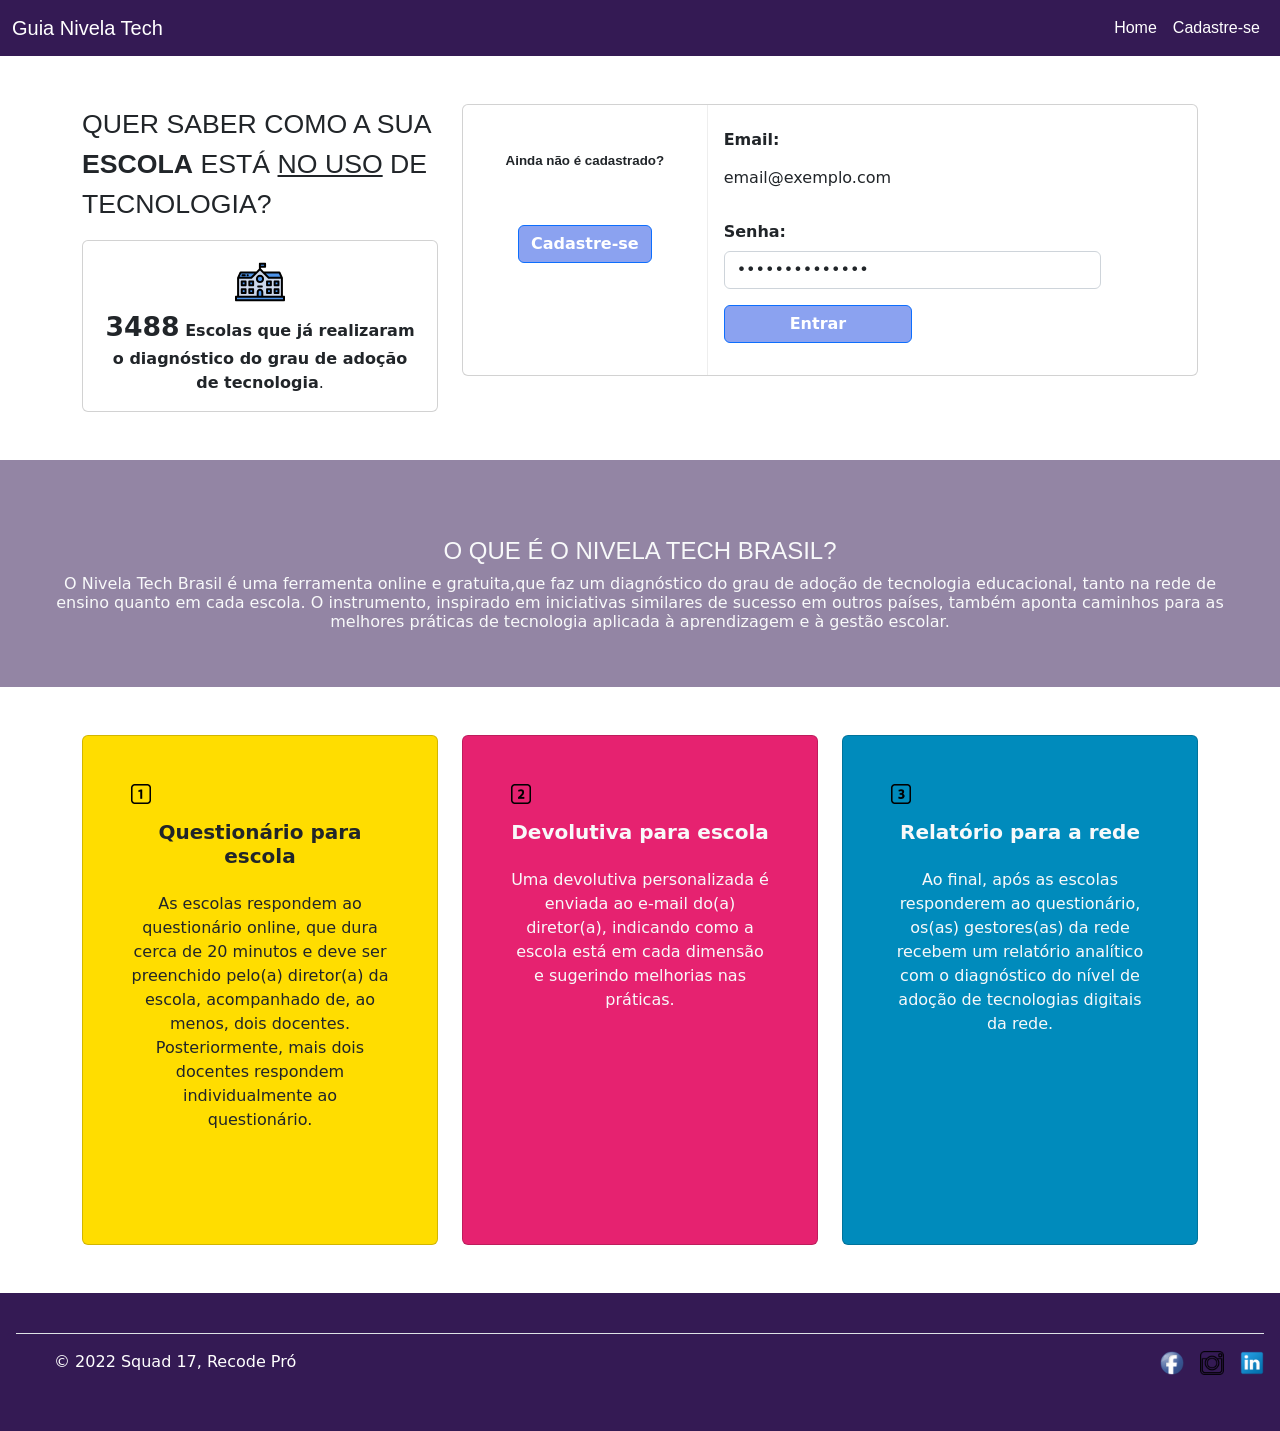
<file: pagdiretor-master/diretorescolar.html>
<!DOCTYPE html>
<html lang="pt-br">

<head>
  <meta charset="UTF-8">
  <meta http-equiv="X-UA-Compatible" content="IE=edge">
  <meta name="viewport" content="width=device-width, initial-scale=1.0">

  <link rel="stylesheet" href="css/bootstrap.min.css">


  <title>Diretor</title>
</head>

<body>
  <!--start menu-->
  <nav class="navbar navbar-dark navbar-expand-lg" style="background-color:rgba(30,2,66,0.9); color: white;">
    <div class="container-fluid">
      <a class="navbar-brand" href="#"
        style="font-family:'Trebuchet MS', 'Lucida Sans Unicode', 'Lucida Grande', 'Lucida Sans', Arial, sans-serif;">Guia
        Nivela Tech</a>
      <button class="navbar-toggler" type="button" data-bs-toggle="collapse" data-bs-target="#navbarNav"
        aria-controls="navbarNav" aria-expanded="false" aria-label="Toggle navigation">
        <span class="navbar-toggler-icon"></span>
      </button>
      <div class="collapse navbar-collapse justify-content-end" id="navbarNav">
        <ul class="navbar-nav">
          <li class="nav-item">
            <a class="nav-link active" aria-current="page" href="../PrimeiraPagina/nivelaTechBrasil.html"
              style="font-family: 'Lucida Sans', 'Lucida Sans Regular', 'Lucida Grande', 'Lucida Sans Unicode', Geneva, Verdana, sans-serif;">Home</a>
          </li>
          <li class="nav-item">
            <a class="nav-link active" href="FormDocente/index.html"
              style="font-family: 'Lucida Sans', 'Lucida Sans Regular', 'Lucida Grande', 'Lucida Sans Unicode', Geneva, Verdana, sans-serif;">Cadastre-se</a>
          </li>


        </ul>
      </div>
    </div>
  </nav>
  <!--end menu-->
  <div class="container mb-5">
    <div class="row mt-5">
      <!--A esquerda titulo e dados-->
      <div class="col-md-4">
        <p style="font-family:Arial, Helvetica, sans-serif ; font-size: 20pt;">
          QUER SABER COMO
          A SUA <span style="font-weight: 900;">ESCOLA</span> ESTÁ
          <span style="text-decoration: underline">NO USO</span> DE TECNOLOGIA?
        </p>
        <div class="card">
          <div class="p-3 text-center rounded">
            <img src="imagens/school.svg" width="50px" height="50px" alt="escola"> <br> <strong><span class="counter"
                data-target="4000" style="font-size: 20pt ;">4000</span> Escolas que já realizaram o diagnóstico do grau
              de adoção de tecnologia</strong>.
          </div>

        </div>

      </div>
      <!--Fim a esquerda titulo e dados-->

      <div class="col-md-8 ">
        <div class="card mb-3">
          <div class="row g-0">
            <div class="col-md-4 text-center" style="border-right: 1px ridge ;">
              <h4 class="mt-5" style="font-family:Arial, Helvetica, sans-serif ; font-size: 10pt;"><strong>Ainda não é
                  cadastrado?</strong></Ainda>
              </h4>
              <button type="button" class="btn btn-primary mt-5"
                style="background-color: rgba(63,100,230,0.6) ;"><strong> Cadastre-se </strong></button>
            </div>
            <div class="col-md-8">
              <div class="card-body">

                <div class="mb-3 row">
                  <label for="staticEmail" class="col-sm-3 col-form-label"><strong>Email:</strong></label>
                  <div class="col-sm-10">
                    <input type="text" readonly class="form-control-plaintext" id="staticEmail"
                      value="email@exemplo.com">
                  </div>
                </div>
                <div class="mb-3 row">
                  <label for="inputPassword" class="col-sm-3 col-form-label"><strong>Senha:</strong></label>
                  <div class="col-sm-10">
                    <input type="password" class="form-control" id="inputPassword" value="exemplodesenha">
                    <button type="button" class="btn col-6 btn-primary mt-3 "
                      style="background-color: rgba(63,100,230,0.6) ;"><strong>Entrar</strong></button>
                  </div>
                </div>


              </div>
            </div>
          </div>
        </div>
      </div>
    </div>
  </div>

  <div class="container-fluid p-5" style="background-color:  rgba(30, 2, 66, 0.479);">
    <div class="row">

      <h4 class="text-center text-light" style="font-family:Arial, Helvetica, sans-serif ;"><br>O QUE É O NIVELA TECH
        BRASIL?</h4>

    </div>


    <div class="row">
      <p class="h6 text-center text-light">O Nivela Tech Brasil é uma ferramenta online e gratuita,que faz um
        diagnóstico do grau de adoção de tecnologia educacional, tanto na rede de ensino quanto em cada escola.

        O instrumento, inspirado em iniciativas similares de sucesso em outros países, também aponta caminhos para as
        melhores práticas de tecnologia aplicada à aprendizagem e à gestão escolar.</p>
    </div>


  </div>



  <div class="container">

    <div class="row">

      <div class="col-md-4 mb-5 ">

        <div class="card mt-5 p-5 h-100" style="background-color:  #fd0">
          <img class="mb-3" width="20px" src="imagens/Numbers-1-icon.png" alt="">
          <h5 class="text text-dark text-center"><strong>Questionário para escola</strong> </h5>

          <p class="mt-3 text text-dark text-center"> As escolas respondem ao questionário online, que dura cerca de 20
            minutos e deve ser preenchido pelo(a) diretor(a) da escola, acompanhado de, ao menos, dois docentes.
            Posteriormente, mais dois docentes respondem individualmente ao questionário.</p>

        </div>


      </div>

      <div class="col-md-4 mb-5">

        <div class="card mt-5 p-5 h-100" style="background-color: #e62270;">
          <img class="mb-3" width="20px" src="imagens/Numbers-2-icon.png" alt="">
          <h5 class="text text-light text-center"><strong>Devolutiva para escola</strong> </h5>

          <p class="mt-3 text text-light text-center"> Uma devolutiva personalizada é enviada ao e-mail do(a)
            diretor(a), indicando como a escola está em cada dimensão e sugerindo melhorias nas práticas.
          </p>

        </div>


      </div>

      <div class="col-md-4 mb-5">

        <div class="card mt-5 p-5 h-100" style="background-color:#008bbc;">
          <img class="mb-3" width="20px" src="imagens/Numbers-3-icon.png" alt="">
          <h5 class="text text-light text-center"><strong>Relatório para a rede</strong> </h5>

          <p class="mt-3 text text-light text-center">Ao final, após as escolas responderem ao questionário, os(as)
            gestores(as) da rede recebem um relatório analítico com o diagnóstico do nível de adoção de tecnologias
            digitais da rede.
          </p>

        </div>


      </div>




    </div>


  </div>

  <div class="container-fluid mt-5 p-3" style="background-color:rgba(30,2,66,0.9);">
    <footer class="d-flex flex-wrap justify-content-between align-items-center py-3 my-4 border-top">
      <div class="col-md-4 d-flex align-items-center">
        <a href="/" class="mb-3 me-2 mb-md-0 text-muted text-decoration-none lh-1">
          <svg class="bi" width="30" height="24">
            <use xlink:href="#bootstrap"></use>
          </svg>
        </a>
        <span class="mb-3 mb-md-0 text-muted">
          <font style="vertical-align: inherit;">
            <font style="vertical-align: inherit; color: white;">© 2022 Squad 17, Recode Pró
            </font>
          </font>
        </span>
      </div>

      <ul class="nav col-md-4 justify-content-end list-unstyled d-flex">
        <li class="ms-3"><a class="text-muted" href="#"><img src="imagens/facebook.png" class="bi" width="24"
              height="24"></img></a></li>
        <li class="ms-3"><a class="text-muted" href="#"><img src="imagens/instagram.png" class="bi" width="24"
              height="24"></img></a></li>
        <li class="ms-3"><a class="text-muted" href="#"><img src="imagens/Linkedin.png" class="bi" width="24"
              height="24"></img></a></li>


      </ul>
    </footer>
  </div>









  <script src="js/bootstrap.bundle.min.js"></script>
  <script src="app.js"></script>
</body>

</html>
</file>
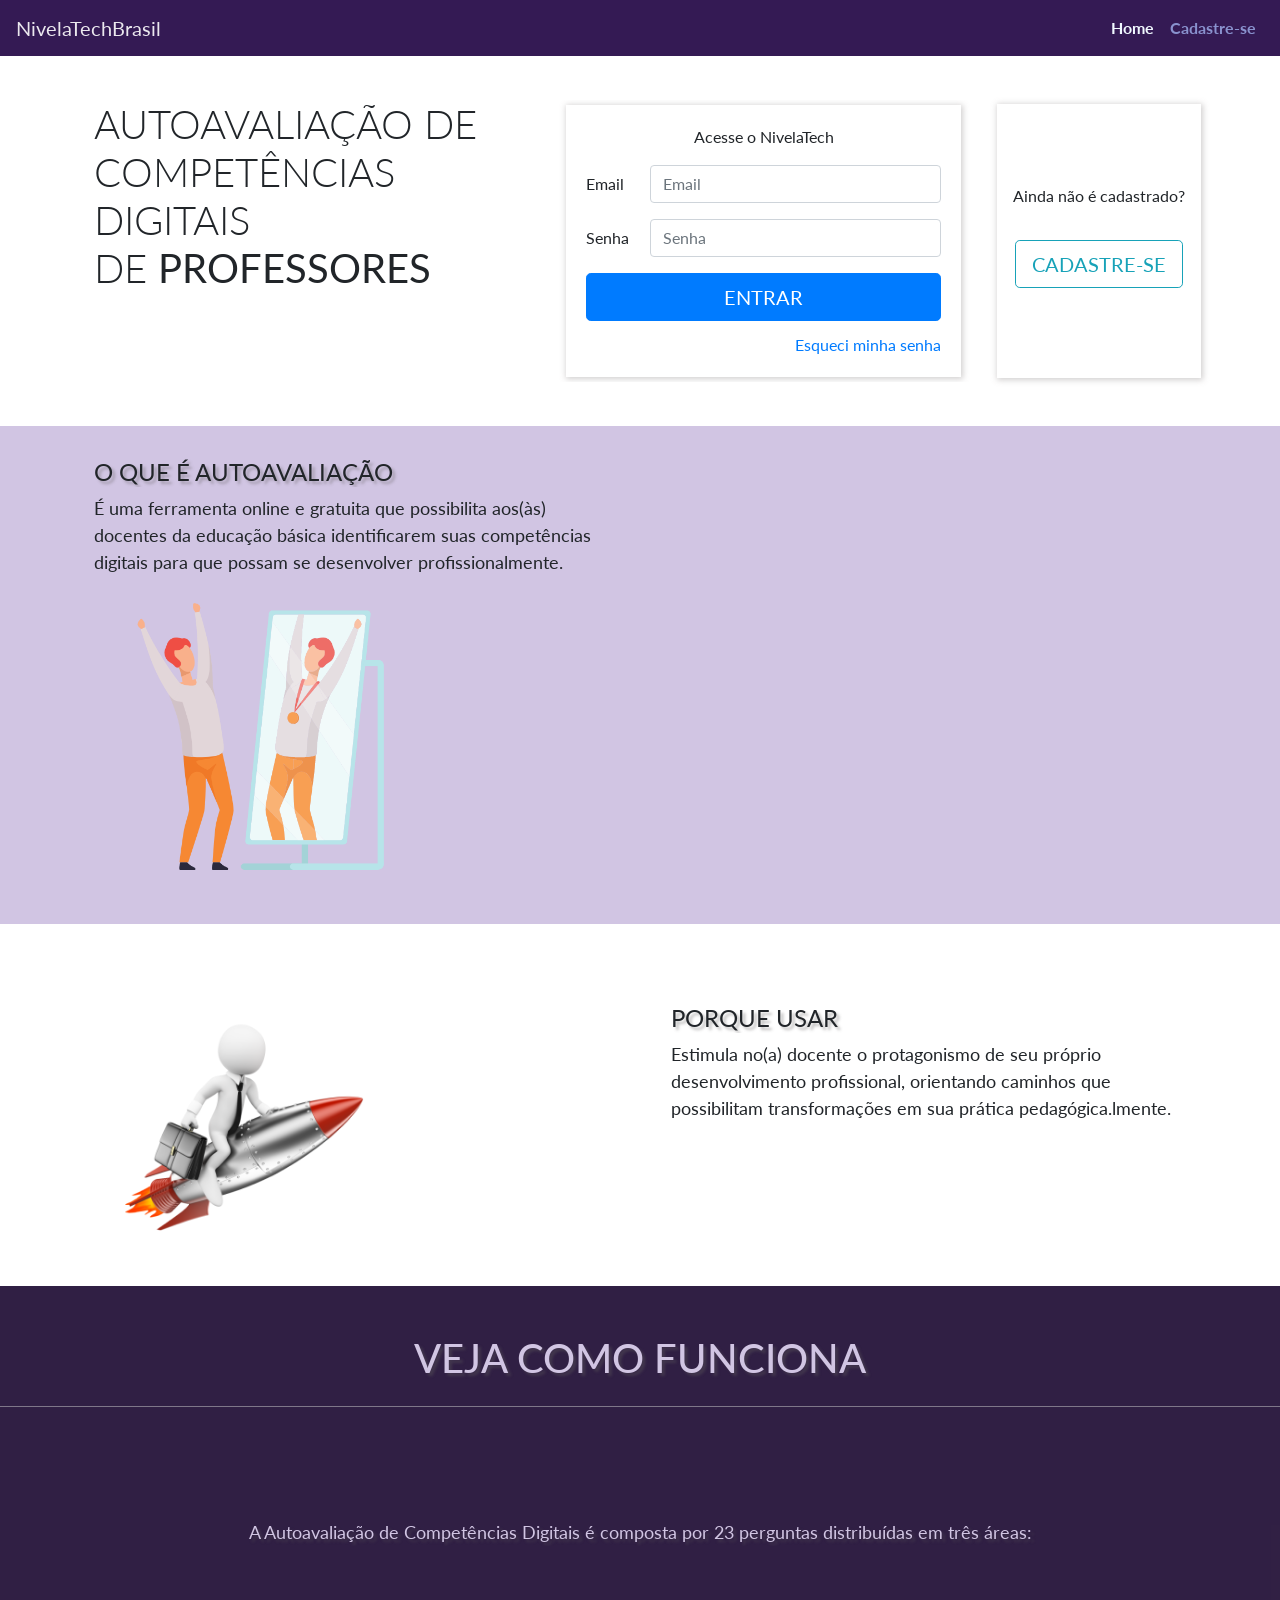
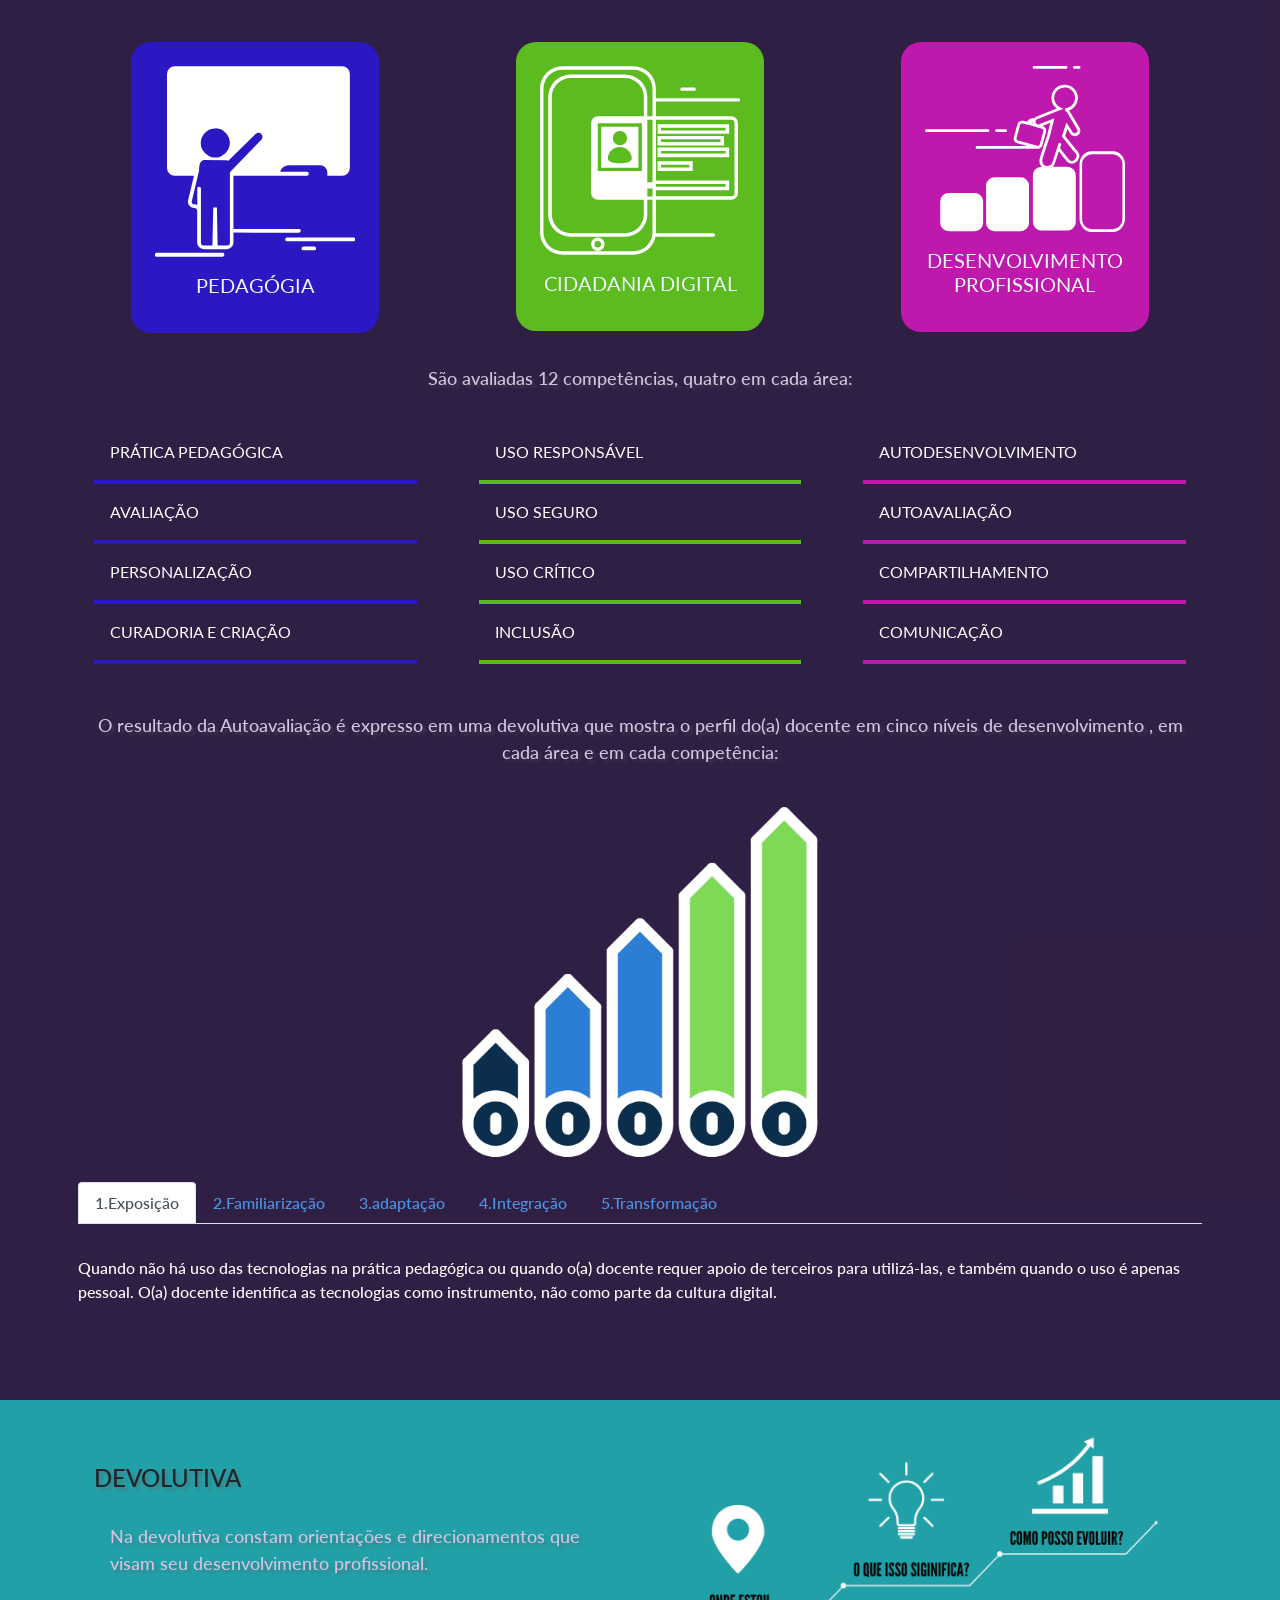
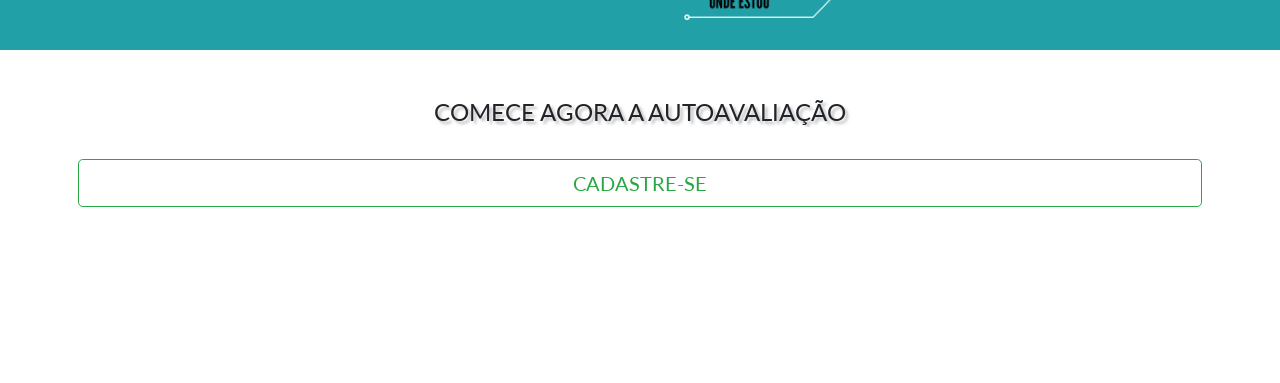
<file: PaginaDocente/nivelaTechBrasil.html>
<!DOCTYPE html>
<html lang="pt-BR">

<head>
  <meta charset="UTF-8">
  <meta http-equiv="X-UA-Compatible" content="IE=edge">
  <meta name="viewport" content="width=device-width, initial-scale=1.0">
  <link rel="stylesheet" href="https://stackpath.bootstrapcdn.com/bootstrap/4.1.3/css/bootstrap.min.css"
    integrity="sha384-MCw98/SFnGE8fJT3GXwEOngsV7Zt27NXFoaoApmYm81iuXoPkFOJwJ8ERdknLPMO" crossorigin="anonymous">

  <link rel="stylesheet" href="./nivelaTechpg1.css">
  <title>Docente</title>

  <link rel="preconnect" href="https://fonts.googleapis.com">
  <link rel="preconnect" href="https://fonts.gstatic.com" crossorigin>
  <link href="https://fonts.googleapis.com/css2?family=Lato:wght@300;400&display=swap" rel="stylesheet">
</head>

<body>
  <section>
    <!--INICIO DA NAVBAR-->

    <nav class="navbar navbar-expand-lg navbar-light bg-light">
      <a class="navbar-brand" href="#">NivelaTechBrasil</a>
      <button class="navbar-toggler" type="button" data-toggle="collapse" data-target="#navbarTogglerDemo02"
        aria-controls="navbarTogglerDemo02" aria-expanded="false" aria-label="Alterna navegação">
        <span class="navbar-toggler-icon"></span>
      </button>

      <div class="collapse navbar-collapse" id="navbarTogglerDemo02">
        <ul class="navbar-nav mr-auto mt-2 mt-lg-0">
          <li class="nav-item active">
            <a class="nav-link" href="../PrimeiraPagina/nivelaTechBrasil.html">Home <span class="sr-only">(Página
                atual)</span></a>
          </li>
          <li class="nav-item">
            <a class="nav-link" href="./FormDocente/index.html">Cadastre-se</a>
          </li>

        </ul>
      </div>
    </nav>
    <!--FIM DA NAVBAR-->
  </section>

  <section class="section-one">
    <div class="container">
      <div class="row">
        <div class="col">
          <h1>
            AUTOAVALIAÇÃO DE
            COMPETÊNCIAS DIGITAIS <br>
            DE <strong>PROFESSORES</strong>
          </h1>
        </div>
        <div class="col">
          <form>
            <p class="p-form">Acesse o NivelaTech</p>
            <div class="form-group row">
              <label for="inputEmail3" class="col-sm-2 col-form-label">Email</label>
              <div class="col-sm-10">
                <input type="email" class="form-control" id="inputEmail3" placeholder="Email">
              </div>
            </div>
            <div class="form-group row">
              <label for="inputPassword3" class="col-sm-2 col-form-label">Senha</label>
              <div class="col-sm-10">
                <input type="password" class="form-control" id="inputPassword3" placeholder="Senha">
              </div>
            </div>
            <button type="button" class="btn btn-primary btn-lg btn-block">ENTRAR</button>
            <div class="pwd-form"><a href="#">Esqueci minha senha</a></div>
        </div>

        <div class="cad">
          <p class="p-cad">Ainda não é cadastrado?</p>
          <a href="./FormDocente/index.html">
            <button id="btn-cad" type="button" class="btn btn-outline-info btn-lg">CADASTRE-SE</button>
          </a>

        </div>


      </div>
    </div>

  </section>

  <section class="section-two">
    <div class="container">
      <div class="row">
        <div class="col">
          <h1 class="title-section">
            O QUE É AUTOAVALIAÇÃO
          </h1>
          <p class="p-section">
            É uma ferramenta online e gratuita que possibilita aos(às) docentes da educação básica identificarem suas
            competências digitais para que possam se desenvolver profissionalmente.
          </p>
          <img class="img-section" src="images/foto-espelho.png" alt="" width="300px">
        </div>
        <div class="col">
          <iframe width="560" height="415" src="https://www.youtube.com/embed/-EDSndUuK-8" title="YouTube video player"
            frameborder="0"
            allow="accelerometer; autoplay; clipboard-write; encrypted-media; gyroscope; picture-in-picture"
            allowfullscreen></iframe>
        </div>
      </div>
    </div>
  </section>


  <section class="section-three">
    <div class="container">
      <div class="row">
        <div class="col">
          <img class="img-section" src="images/foguete.png" alt="" width="250px">
        </div>
        <div class="col">
          <h1 class="title-section">
            PORQUE USAR
          </h1>
          <p class="p-section">
            Estimula no(a) docente o protagonismo de seu próprio desenvolvimento profissional, orientando caminhos que
            possibilitam transformações em sua prática pedagógica.lmente.
          </p>
        </div>
      </div>
    </div>
  </section>

  <section class="section-four">
    <div>
      <h1 class="title-four">VEJA COMO FUNCIONA</h1>
    </div>
    <hr style="background-color: #ffffff73;">
    <div class="container">
      <div>
        <p class="p-four">A Autoavaliação de Competências Digitais é composta por 23 perguntas distribuídas em três
          áreas:</p>
      </div>

      <div class="row">
        <div class="col">
          <div class="card-one" style="width: 15.5rem;">
            <img class="card-img-top" src="/Assets/icone-pedagogica.svg" alt="Imagem de capa do card">
            <h5 class="card-title">PEDAGÓGIA</h5>
          </div>
        </div>

        <div class="col">
          <div class="card-two" style="width: 15.5rem;">
            <img class="card-img-top" src="/Assets/icone-cidadania.svg" alt="Imagem de capa do card">
            <h5 class="card-title">CIDADANIA DIGITAL</h5>
          </div>
        </div>

        <div class="col">
          <div class="card-three" style="width: 15.5rem;">
            <img class="card-img-top" src="/Assets/icone-desenvolvimento.svg" alt="Imagem de capa do card">
            <h5 class="card-title">DESENVOLVIMENTO PROFISSIONAL</h5>
          </div>
        </div>
      </div>

      <div>
        <p class="p-posCard">São avaliadas 12 competências, quatro em cada área:</p>
      </div>
      <div class="row">
        <div class="col">
          <ul>
            <li class="list-one">PRÁTICA PEDAGÓGICA</li>
            <li class="list-one">AVALIAÇÃO</li>
            <li class="list-one">PERSONALIZAÇÃO</li>
            <li class="list-one">CURADORIA E CRIAÇÃO</li>
          </ul>
        </div>

        <div class="col">
          <ul>
            <li class="list-two">USO RESPONSÁVEL</li>
            <li class="list-two">USO SEGURO</li>
            <li class="list-two">USO CRÍTICO</li>
            <li class="list-two">INCLUSÃO</li>
          </ul>
        </div>

        <div class="col">
          <ul>
            <li class="list-three">AUTODESENVOLVIMENTO</li>
            <li class="list-three">AUTOAVALIAÇÃO</li>
            <li class="list-three">COMPARTILHAMENTO</li>
            <li class="list-three">COMUNICAÇÃO</li>
          </ul>
        </div>
      </div>

      <div>
        <p class="p-posCard">O resultado da Autoavaliação é expresso em uma devolutiva que mostra o perfil do(a) docente
          em cinco níveis de desenvolvimento , em cada área e em cada competência:</p>
      </div>

      <div>
        <img class="img-nivel" src="images/nivel.png" alt="Nivel" width="400px">
      </div>

      <nav>
        <div class="nav nav-tabs" id="nav-tab" role="tablist">
          <a class="nav-item nav-link active" id="nav-home-tab" data-toggle="tab" href="#nav-exposiçao" role="tab"
            aria-controls="nav-home" aria-selected="true">1.Exposição</a>
          <a class="nav-item nav-link" id="nav-profile-tab" data-toggle="tab" href="#nav-familiarizaçao" role="tab"
            aria-controls="nav-profile" aria-selected="false">2.Familiarização</a>
          <a class="nav-item nav-link" id="nav-contact-tab" data-toggle="tab" href="#nav-adaptaçao" role="tab"
            aria-controls="nav-contact" aria-selected="false">3.adaptação</a>
          <a class="nav-item nav-link" id="nav-contact-tab" data-toggle="tab" href="#nav-integraçao" role="tab"
            aria-controls="nav-contact" aria-selected="false">4.Integração</a>
          <a class="nav-item nav-link" id="nav-contact-tab" data-toggle="tab" href="#nav-trasnformaçao" role="tab"
            aria-controls="nav-contact" aria-selected="false">5.Transformação</a>
        </div>
      </nav>
      <div class="tab-content" id="nav-tabContent">
        <div class="tab-pane fade show active" id="nav-exposiçao" role="tabpanel" aria-labelledby="nav-exposiçao-tab">
          Quando não há uso das tecnologias na prática pedagógica ou quando o(a) docente requer apoio de terceiros para
          utilizá-las, e também quando o uso é apenas pessoal. O(a) docente identifica as tecnologias como instrumento,
          não como parte da cultura digital.</div>

        <div class="tab-pane fade" id="nav-familiarizaçao" role="tabpanel" aria-labelledby="nav-familiarizaçao-tab">O(a)
          docente começa a conhecer e a usar pontualmente as tecnologias em suas atividades. Identifica e enxerga as
          tecnologias como apoio ao ensino. O uso de tecnologias está centrado no(a) docente.Quando o(a) docente usa as
          tecnologias de forma inovadora, compartilha com os(as) colegas e realiza projetos colaborativos para além da
          escola, mostrando-se desenvolvido(a) quanto ao uso de tec</div>

        <div class="tab-pane fade" id="nav-adaptaçao" role="tabpanel" aria-labelledby="nav-adaptaçao-tab">As tecnologias
          são usadas periodicamente e podem estar integradas ao planejamento das atividades pedagógicas. O(a) docente
          identifica as tecnologias como recursos complementares para a melhoria dos processos de ensino e aprendizagem.
        </div>

        <div class="tab-pane fade" id="nav-integraçao" role="tabpanel" aria-labelledby="nav-integraçao-tab">O uso das
          tecnologias é frequente no planejamento das atividades e na interação com os estudantes. O(a) docente trabalha
          com as tecnologias de forma integrada e contextualizada nos processos de ensino e aprendizagem.</div>

        <div class="tab-pane fade" id="nav-trasnformaçao" role="tabpanel" aria-labelledby="nav-trasnformaçao-tab">Quando
          o(a) docente usa as tecnologias de forma inovadora, compartilha com os(as) colegas e realiza projetos
          colaborativos para além da escola, mostrando-se desenvolvido(a) quanto ao uso de tecnologias digitais,
          identificando-as como ferramenta de transformação social.</div>
      </div>

    </div>
    </div>
  </section>

  <section class="section-five">

    <div class="container">
      <div class="row">
        <div class="col">
          <h1 class="title-section-five">DEVOLUTIVA</h1>
          <p class="p-five">
            Na devolutiva constam orientações e direcionamentos que visam seu desenvolvimento profissional.
          </p>
        </div>

        <div class="col">
          <img class="img-evoluçao" src="images/evoluçao.png" alt="evolução" width="500px">
        </div>
      </div>
    </div>

  </section>

  <section class="section-six">
    <div class="container">
      <h1 class="title-six">COMECE AGORA A AUTOAVALIAÇÃO</h1>
      <a id="btn-six" type="button" class="btn btn-outline-success btn-lg" href="./FormDocente/index.html">CADASTRE-SE</a>
    </div>
   
  </section>

  

  <script src="https://code.jquery.com/jquery-3.3.1.slim.min.js"
    integrity="sha384-q8i/X+965DzO0rT7abK41JStQIAqVgRVzpbzo5smXKp4YfRvH+8abtTE1Pi6jizo"
    crossorigin="anonymous"></script>
  <script src="https://cdnjs.cloudflare.com/ajax/libs/popper.js/1.14.3/umd/popper.min.js"
    integrity="sha384-ZMP7rVo3mIykV+2+9J3UJ46jBk0WLaUAdn689aCwoqbBJiSnjAK/l8WvCWPIPm49"
    crossorigin="anonymous"></script>
  <script src="https://stackpath.bootstrapcdn.com/bootstrap/4.1.3/js/bootstrap.min.js"
    integrity="sha384-ChfqqxuZUCnJSK3+MXmPNIyE6ZbWh2IMqE241rYiqJxyMiZ6OW/JmZQ5stwEULTy"
    crossorigin="anonymous"></script>

</body>

</html>
</file>
<file: PaginaDocente/nivelaTechpg1.css>
/*-----GERAL------*/
*{
    margin: 0;
    padding: 0;
    border: none;
    text-decoration: none;
    box-sizing: border-box;
    overflow-x: hidden;

    font-family: 'Lato', sans-serif;
}

h1 {
    font-weight: 300;
}

.col{
    margin: 1rem;
}
.container{
    padding: 1rem 0.5rem;
}



/*-----NAV BAR------*/
.bg-light {
    background-color: rgba(30, 2, 66, 0.9)!important;
}

.navbar-light .navbar-brand {
    color: rgba(255, 255, 255, 0.9);
}

.navbar-light .navbar-toggler {
    color: rgba(255, 255, 255, 0.219);
    border-color: rgba(255, 255, 255, 0.384);
}

.navbar-nav .nav-link {
    text-align: end;
}

.navbar-light .navbar-nav .nav-link {
    color: rgba(159, 176, 236, 0.801);
    font-weight: bolder;
}

.navbar-light .navbar-nav .active>.nav-link{
    color: aliceblue;
}
.mr-auto {
    margin-left: auto!important;
    margin-right: 0!important;
}


/*-----FORMULARIO DE ENTRADA/CADASTRO------*/

form{
    box-shadow: 1px 1px 6px 1px #958f8f6e;
    padding: 20px;
    margin: 5px;
}

.p-form{
 text-align: center;
}

.cad {
    margin: 20px 1rem 20px 0;
    padding: 1rem;
    box-shadow: 1px 1px 6px 1px #958f8f6e;
}

.p-cad{
    margin-top: 4rem;
}

#btn-cad{
    display: block;
    margin-left: auto;
    margin-right: auto;
    margin-top: 2rem;
}

.pwd-form{
    padding-top: .75rem;
    text-align: end;
}

/*-----SEÇÃO DE AUTOAVALIAÇÃO------*/

.section-one{
    padding: .75rem;
}

.title-section{
    font-size: x-large;
    font-weight: 400;
    text-shadow: 3px 3px 3px #5f5c5c67;
}

.img-section {
    margin-left: 20px;
}

.p-section {
    font-size: large;
}

/*-----SEÇÃO 2------*/

.section-two{
    background-color: #D1C5E3;
}

/*-----SEÇÃO 3------*/
.section-three{
margin-top: 3rem;
}

/*-----SEÇÃO 4------*/
.section-four{
    background-color: #231138ef;
    padding-bottom: 5rem;
}

.title-four{
    color: #D1C5E3;
    font-weight: 500;
    text-align: center;
    margin-top: 3rem;
    text-shadow: 3px 3px 3px #5f5c5c67;
}

.p-four{
    color: #D1C5E3;
    font-size: large;
    text-align: center;
    margin-top: 5rem;
    margin-bottom: 5rem;
    text-shadow: 3px 3px 3px #5f5c5c67;
}

.card-one, .card-two, .card-three {
    display: block;
    margin-left: auto;
    margin-right: auto;
}

.card-one{
    background-color: rgba(44, 24, 221, 0.822);
    padding: 1.5rem;
    border-radius: 20px;
}

.card-two{
    background-color: rgba(103, 221, 24, 0.822);
    padding: 1.5rem;
    border-radius: 20px;
}

.card-three{
    background-color: rgba(221, 24, 195, 0.822);
    padding: 1.5rem;
    border-radius: 20px;
}

.card-title{
    text-align: center;
    margin-top: 1rem;
    color: aliceblue;
    font-weight: 400;
}

.list-one {
    color: white;
    border-bottom: 4px solid rgba(44, 24, 221, 0.822);
    padding: 1rem;
} 

.list-two {
    color: white;
    border-bottom: 4px solid rgba(103, 221, 24, 0.822);
    padding: 1rem;
}

.list-three {
    color: white;
    border-bottom: 4px solid rgba(221, 24, 195, 0.822);
    padding: 1rem;
}

.p-posCard{
    margin-bottom: 0;
    color: #D1C5E3;
    font-size: large;
    padding-top: 1rem;
    text-align: center;
    font-weight: 500;
    text-shadow: 3px 3px 3px #5f5c5c67;
    padding: 1rem;
}

.img-nivel{
    display: block;
    margin-left: auto;
    margin-right: auto;
}

.nav {
    overflow: hidden;
}

.nav-item{
    color: rgb(77, 148, 230);
    font-weight: 500;
}

.tab-pane {
    color: #ffffff;
    margin-top: 2rem;
    font-weight: 500;
}

/*-----SEÇÃO 5------*/
.section-five{
    background-color: #22A0A8;
    height: 250px;
    overflow: hidden;
}

.title-section-five{
    font-size: x-large;
    font-weight: 500;
    text-shadow: 3px 3px 3px #5f5c5c67;
    padding-top: 2rem;
    display: inline-block;
}

.img-evoluçao{
    margin-top: -8rem;
}

.p-five{
    color: #D1C5E3;
    font-size: large;
    font-weight: 500;
    text-shadow: 3px 3px 3px #5f5c5c67;
    padding: 1rem;
}

/*-----SEÇÃO 6------*/

.section-six{
    padding-bottom: 2rem;
}

.title-six{
    text-align: center;
    font-size: x-large;
    font-weight: 400;
    text-shadow: 3px 3px 3px #5f5c5c67;
    margin-top: 2rem;
    margin-bottom: 2rem;
}

#btn-six{
    display: block;
    margin-left: auto;
    margin-right: auto;
    margin-bottom: 8rem;
}

footer{
    background-color: rgba(30, 2, 66, 0.9);
}

/*-----RESPONSIVIDADE------*/
@media (max-width: 810px) {
    .row{
        display: block;
        margin-left: auto;
        margin-right: auto;
    } .cad {
        margin: 20px 5px 20px 35px;
    }
}
</file>
